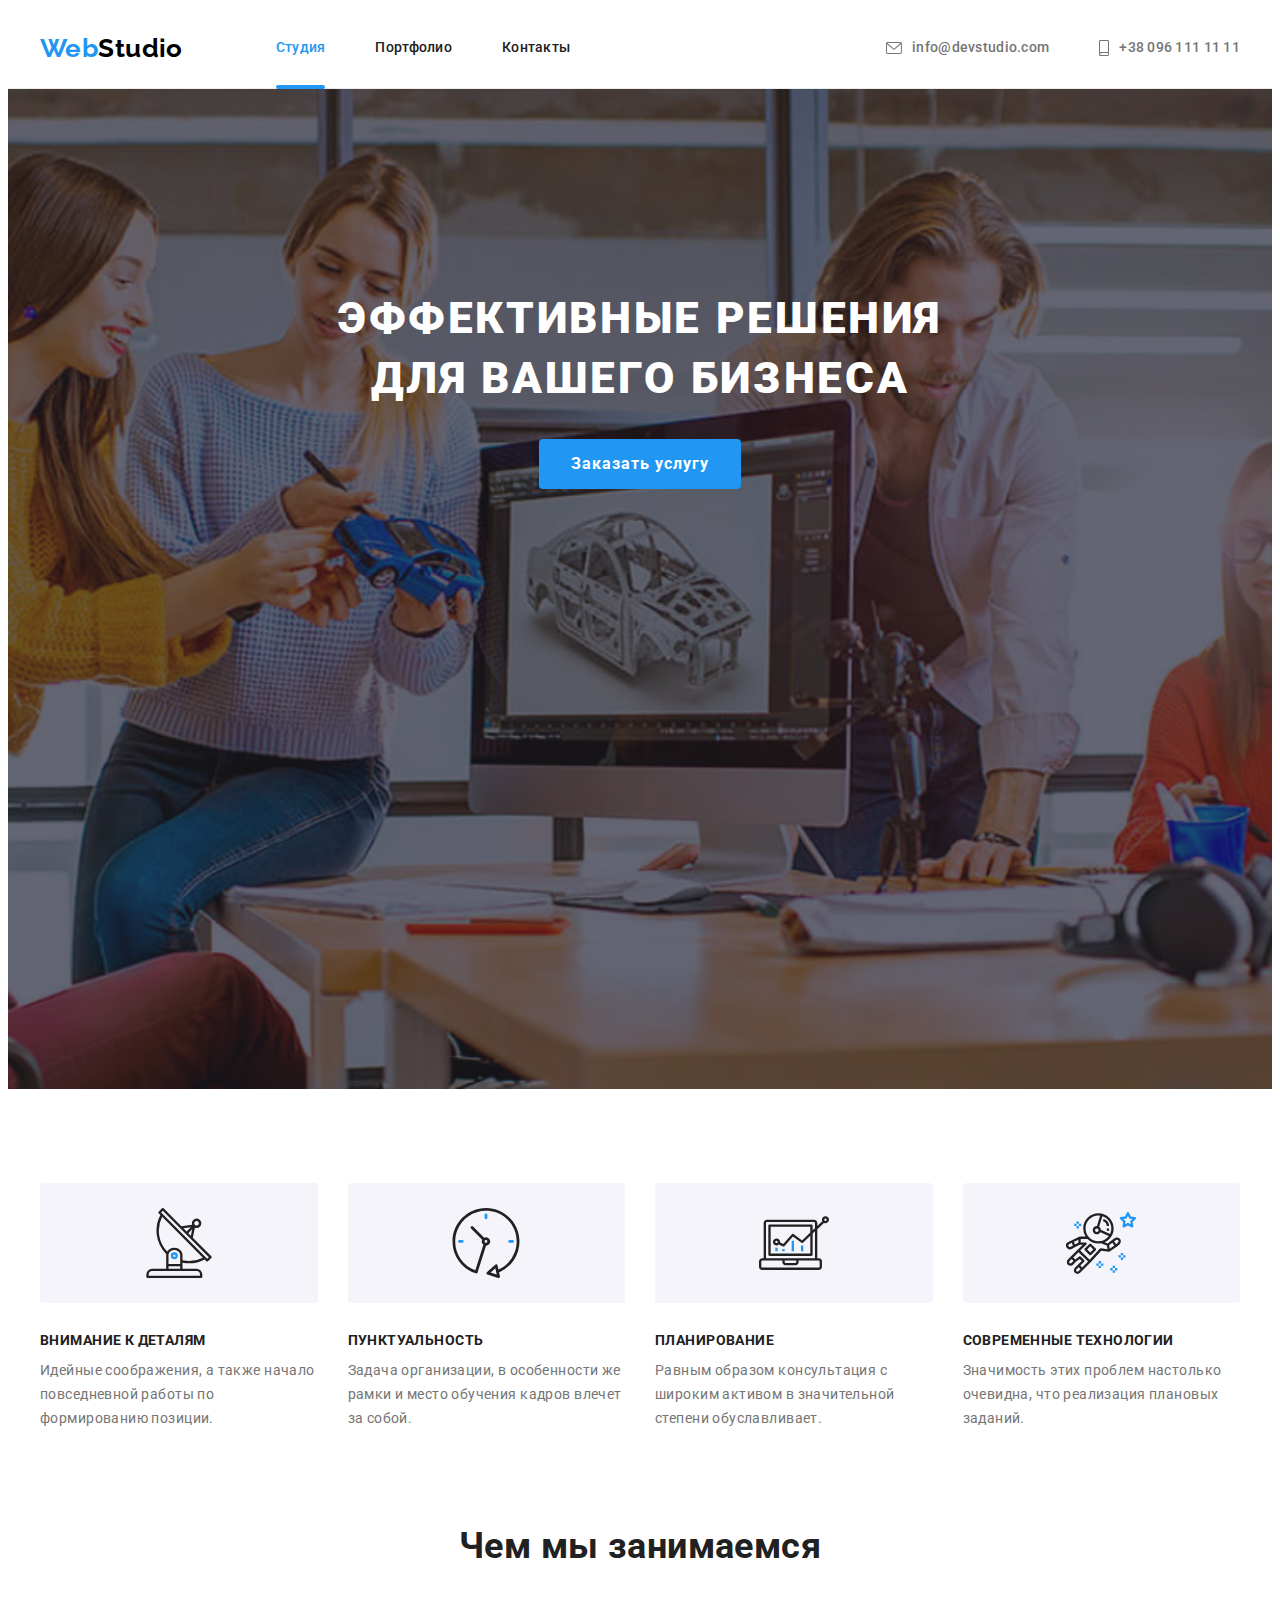
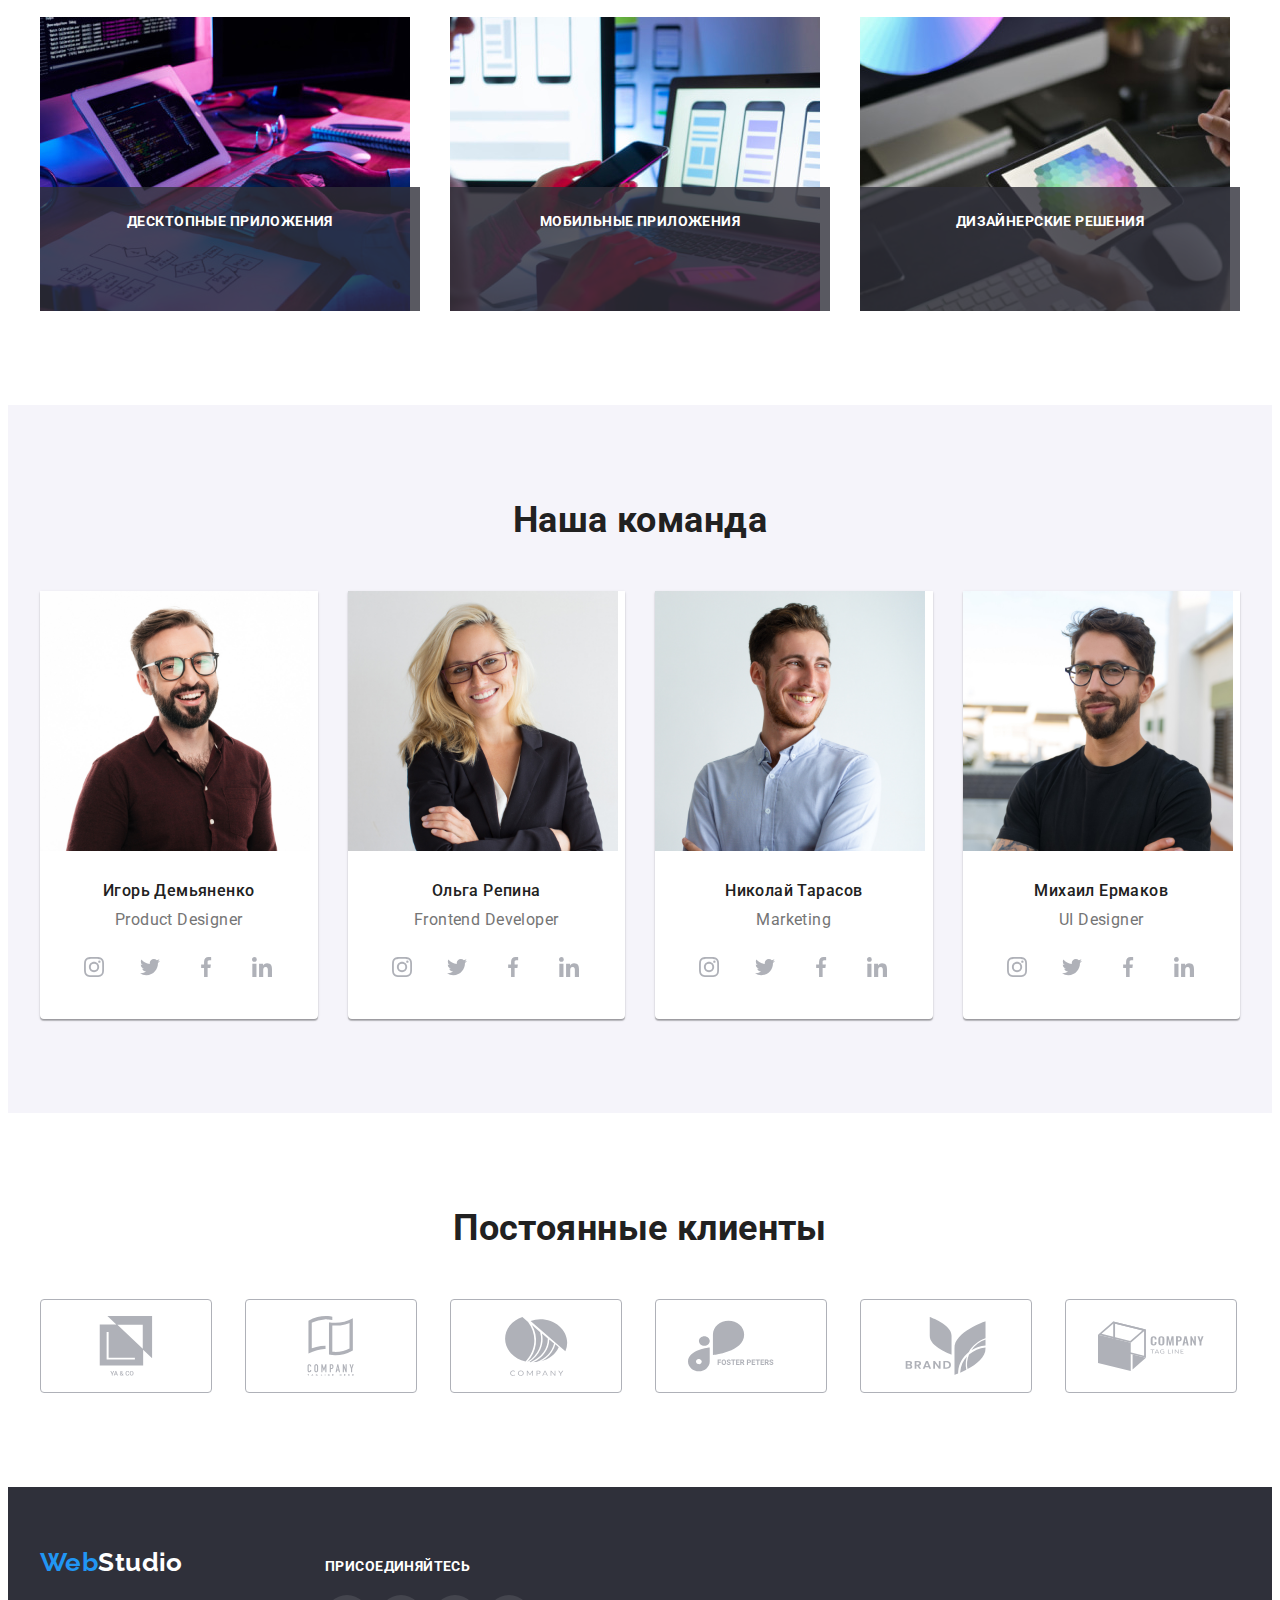
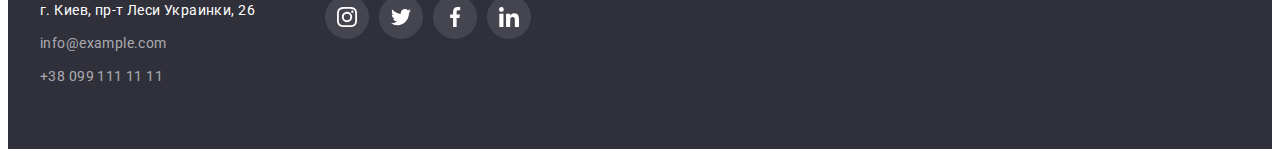
<file: index.html>
<!DOCTYPE html>
<html lang="ru">
<head>
    <meta charset="UTF-8">
    <meta http-equiv="X-UA-Compatible" content="IE=edge">
    <meta name="viewport" content="width=device-width, initial-scale=1.0">
    <title>WebStudio_hw4</title>
    <link rel="preconnect" href="https://fonts.googleapis.com">
    <link rel="preconnect" href="https://fonts.gstatic.com" crossorigin>
    <link href="https://fonts.googleapis.com/css2?family=Raleway:wght@700&family=Roboto:wght@400;500;700;900&display=swap"
        rel="stylesheet">
    <link rel="stylesheet" href="https://cdnjs.cloudflare.com/ajax/libs/modern-normalize/1.1.0/modern-normalize.min.css"
        integrity="sha512-wpPYUAdjBVSE4KJnH1VR1HeZfpl1ub8YT/NKx4PuQ5NmX2tKuGu6U/JRp5y+Y8XG2tV+wKQpNHVUX03MfMFn9Q=="
        crossorigin="anonymous" referrerpolicy="no-referrer" />
    <link rel="stylesheet" href="./css/styles.css">
    
</head>
<body>
    <!-- Хедер-->
    <header class="header">
        <div class="container header-flex-container">
            <!-- Логотип -->
            <a class="logo" href="./index.html"><span class="logo-accent">Web</span>Studio</a>
            <nav class="nav">
                <ul class="nav-list list">
                    <li class="nav-item">
                        <a class="nav-link link current" href="./index.html">Студия</a>
                    </li>
                    <li class="nav-item">
                        <a class="nav-link link" href="./portfolio.html">Портфолио</a>
                    </li>
                    <li class="nav-item">
                        <a class="nav-link link" href="">Контакты</a>
                    </li>
                </ul>
            </nav>
            <ul class="header-contacts-list list">
                <li class="header-contacts-item">
                    <a class="header-contacts-link link" href="mailto:info@devstudio.com">
                        <svg class="contacts-icon" width="16" height="12">
                                <use href="./images/icons.svg#icon-envelope"></use>
                            </svg>
                        info@devstudio.com</a>
                </li>
                <li class="header-contacts-item">
                    <a class="header-contacts-link link" href="tel:+380961111111">
                        <svg class="contacts-icon" width="10" height="16">
                            <use href="./images/icons.svg#icon-smartphone" ></use>
                        </svg>
                        +38 096 111 11 11</a>
                </li>
            </ul>
        </div>
        

    </header>
    <main>
        <!-- Герой -->
        <section class="hero overlay">
                <div class="container">
                    <h1 class="hero-title">Эффективные решения для вашего бизнеса</h1>
                    <button class="hero-btn" type="button" data-modal-open>Заказать услугу</button>
                </div>
        </section>
        <!-- Преимущества -->
        <section class="featurs section">
            <div class="container">
                <h2 class="visually-hidden">Преимущества</h2>
                <ul class="featurs-list list">
                    <li class="featurs-item">
                        <div class="featurs-thumb">
                            <svg class="featurs-icon" width="70" height="70">
                                <use href="./images/icons.svg#icon-antenna"></use>
                            </svg>
                        </div>
                        <h3 class="featurs-title">Внимание к деталям</h3>
                        <p class="featurs-text">Идейные соображения, а также начало повседневной работы по формированию позиции.</p>
                    </li>
                    <li class="featurs-item">
                        <div class="featurs-thumb">
                            <svg class="featurs-icon" width="70" height="70">
                                <use href="./images/icons.svg#icon-clock"></use>
                            </svg>
                        </div>
                        <h3 class="featurs-title">Пунктуальность</h3>
                        <p class="featurs-text">Задача организации, в особенности же рамки и место обучения кадров влечет за собой.</p>
                    </li>
                    <li class="featurs-item">
                        <div class="featurs-thumb">
                            <svg class="featurs-icon" width="70" height="70">
                                <use href="./images/icons.svg#icon-diagram"></use>
                            </svg>
                        </div>
                        <h3 class="featurs-title">Планирование</h3>
                        <p class="featurs-text">Равным образом консультация с широким активом в значительной степени обуславливает.</p>
                    </li>
                    <li class="featurs-item">
                        <div class="featurs-thumb">
                            <svg class="featurs-icon" width="70" height="70">
                                <use href="./images/icons.svg#icon-astronaut"></use>
                            </svg>
                        </div>
                        <h3 class="featurs-title">Современные технологии</h3>
                        <p class="featurs-text">Значимость этих проблем настолько очевидна, что реализация плановых заданий.</p>
                    </li>
                </ul>
            </div>            
        </section>
        <!-- Виды деятельности -->
        <section class="activity section">
            <div class="container">
                <h2 class="title">Чем мы занимаемся</h2>
                <ul class="activity-list list">
                    <li class="activity-item">
                        <img class="activity-pic" src="./images/box-1.jpg" alt="Приложение на компьютере" width=370 height="294">
                        <p class="activity-text">Десктопные приложения</p>                        
                    </li>
                    <li class="activity-item activity-thumb">
                        <img class="activity-pic" src="./images/box-2.jpg" alt="Макеты мобильного приложения на ноутбуке" width=370
                            height="294">
                        <p class="activity-text">Мобильные приложения</p>
                    </li>
                    <li class="activity-item">
                        <img class="activity-pic" src="./images/box-3.jpg" alt="Цветовая палитра на планшете" width=370 height="294">
                        <p class="activity-text">Дизайнерские решения</p>
                    </li>
                </ul>
            </div>            
        </section>
        <!-- Наша команда -->
        <section class="team section">
            <div class="container">
                <h2 class="title">Наша команда</h2>
                <ul class="team-list list">
                    <li class="team-list-item">
                        <img class="team-list-photo" src="./images/demyanenko.jpg" alt="Фото Игорь Демьяненко" width=270 height="260">
                        <div class="team-box">
                            <h3 class="team-list-name">Игорь Демьяненко</h3>
                            <p class="team-list-position" lang="en">Product Designer</p>
                            <ul class="social-list list">
                                <li class="social-item">
                                    <a class="social-link link" href="">
                                        <svg class="social-icon" width=20 height="20">
                                            <use href="./images/icons.svg#icon-instagram"></use>
                                        </svg>
                                    </a>                                    
                                </li>
                                <li class="social-item">
                                    <a class="social-link link" href="">
                                        <svg class="social-icon" width=20 height="20">
                                            <use href="./images/icons.svg#icon-twitter"></use>
                                        </svg>
                                    </a>
                                </li>
                                <li class="social-item">
                                    <a class="social-link link" href="">
                                        <svg class="social-icon" width=20 height="20">
                                            <use href="./images/icons.svg#icon-facebook"></use>
                                        </svg>
                                    </a>
                                </li>
                                <li class="social-item">
                                    <a class="social-link link" href="">
                                        <svg class="social-icon" width=20 height="20">
                                            <use href="./images/icons.svg#icon-linkedin"></use>
                                        </svg>
                                    </a>
                                </li>
                            </ul>                            
                        </div>                        
                    </li>
                    <li class="team-list-item">
                        <img class="team-list-photo" src="./images/repina.jpg" alt="Фото Ольга Репина" width=270 height="260">
                        <div class="team-box">
                            <h3 class="team-list-name">Ольга Репина</h3>
                            <p class="team-list-position" lang="en">Frontend Developer</p>
                            <ul class="social-list list">
                                <li class="social-item">
                                    <a class="social-link link" href="">
                                        <svg class="social-icon" width=20 height="20">
                                            <use href="./images/icons.svg#icon-instagram"></use>
                                        </svg>
                                    </a>
                                </li>
                                <li class="social-item">
                                    <a class="social-link link" href="">
                                        <svg class="social-icon" width=20 height="20">
                                            <use href="./images/icons.svg#icon-twitter"></use>
                                        </svg>
                                    </a>
                                </li>
                                <li class="social-item">
                                    <a class="social-link link" href="">
                                        <svg class="social-icon" width=20 height="20">
                                            <use href="./images/icons.svg#icon-facebook"></use>
                                        </svg>
                                    </a>
                                </li>
                                <li class="social-item">
                                    <a class="social-link link" href="">
                                        <svg class="social-icon" width=20 height="20">
                                            <use href="./images/icons.svg#icon-linkedin"></use>
                                        </svg>
                                    </a>
                                </li>
                            </ul>
                        </div>                        
                    </li>
                    <li class="team-list-item">
                        <img class="team-list-photo" src="./images/tarasov.jpg" alt="Фото Николай Тарасов" width=270 height="260">
                        <div class="team-box">
                            <h3 class="team-list-name">Николай Тарасов</h3>
                            <p class="team-list-position" lang="en">Marketing</p>
                            <ul class="social-list list">
                                <li class="social-item">
                                    <a class="social-link link" href="">
                                        <svg class="social-icon" width=20 height="20">
                                            <use href="./images/icons.svg#icon-instagram"></use>
                                        </svg>
                                    </a>
                                </li>
                                <li class="social-item">
                                    <a class="social-link link" href="">
                                        <svg class="social-icon" width=20 height="20">
                                            <use href="./images/icons.svg#icon-twitter"></use>
                                        </svg>
                                    </a>
                                </li>
                                <li class="social-item">
                                    <a class="social-link link" href="">
                                        <svg class="social-icon" width=20 height="20">
                                            <use href="./images/icons.svg#icon-facebook"></use>
                                        </svg>
                                    </a>
                                </li>
                                <li class="social-item">
                                    <a class="social-link link" href="">
                                        <svg class="social-icon" width=20 height="20">
                                            <use href="./images/icons.svg#icon-linkedin"></use>
                                        </svg>
                                    </a>
                                </li>
                            </ul>
                        </div>                       
                    </li>
                    <li class="team-list-item">
                        <img class="team-list-photo" src="./images/ermakov.jpg" alt="Фото Михаил Ермаков" width=270 height="260">
                        <div class="team-box">
                            <h3 class="team-list-name">Михаил Ермаков</h3>
                            <p class="team-list-position" lang="en">UI Designer</p>
                            <ul class="social-list list">
                                <li class="social-item">
                                    <a class="social-link link" href="">
                                        <svg class="social-icon" width=20 height="20">
                                            <use href="./images/icons.svg#icon-instagram"></use>
                                        </svg>
                                    </a>
                                </li>
                                <li class="social-item">
                                    <a class="social-link link" href="">
                                        <svg class="social-icon" width=20 height="20">
                                            <use href="./images/icons.svg#icon-twitter"></use>
                                        </svg>
                                    </a>
                                </li>
                                <li class="social-item">
                                    <a class="social-link link" href="">
                                        <svg class="social-icon" width=20 height="20">
                                            <use href="./images/icons.svg#icon-facebook"></use>
                                        </svg>
                                    </a>
                                </li>
                                <li class="social-item">
                                    <a class="social-link link" href="">
                                        <svg class="social-icon" width=20 height="20">
                                            <use href="./images/icons.svg#icon-linkedin"></use>
                                        </svg>
                                    </a>
                                </li>
                            </ul>
                        </div>
                       
                    </li>
                </ul>
            </div>
            
        </section>
        <!-- Клиенты -->
        <section class="clients section">
            <div class="container">
                <h2 class="title">Постоянные клиенты</h2>
                <ul class="clients-list list">
                    <li class="clients-item">
                        <a class="clients-link link" href="">
                            <svg class="clients-icon" width=106 height="60">
                                <use href="./images/icons.svg#icon-client-1" ></use>
                            </svg>
                        </a>
                    </li>
                    <li class="clients-item">
                        <a class="clients-link link" href="">
                            <svg class="clients-icon" width=106 height="60">
                                <use href="./images/icons.svg#icon-client-2"></use>
                            </svg>
                        </a>
                    </li>
                    <li class="clients-item">
                        <a class="clients-link link" href="">
                            <svg class="clients-icon" width=106 height="60">
                                <use href="./images/icons.svg#icon-client-3"></use>
                            </svg>
                        </a>
                    </li>
                    <li class="clients-item">
                        <a class="clients-link link" href="">
                            <svg class="clients-icon" width=106 height="60">
                                <use href="./images/icons.svg#icon-client-4"></use>
                            </svg>
                        </a>
                    </li>
                    <li class="clients-item">
                        <a class="clients-link link" href="">
                            <svg class="clients-icon" width=106 height="60">
                                <use href="./images/icons.svg#icon-client-5"></use>
                            </svg>
                        </a>
                    </li>
                    <li class="clients-item">
                        <a class="clients-link link" href="">
                            <svg class="clients-icon" width=106 height="60">
                                <use href="./images/icons.svg#icon-client-6"></use>
                            </svg>
                        </a>
                    </li>
                </ul>
                
            </div>
        </section>
    </main>
    <!-- Футер -->
    <footer class="footer">
        <div class="container footer-thumb">
            <div>
                <a class="logo link" href="./index.html"><span class="logo-accent">Web</span><span class="logo-light">Studio</span> </a>
                <address class="address">
                    г. Киев, пр-т Леси Украинки, 26
                    <ul class="footer-contacts-list list">
                        <li class="footer-contacts-item">
                            <a class="footer-contacts-link link" href="mailto:info@example.com">info@example.com</a>
                        </li>
                        <li class="footer-contacts-item">
                            <a class="footer-contacts-link link" href="tel:+380991111111">+38 099 111 11 11</a>
                        </li>
                    </ul>
                </address>
            </div>
            <div class="footer-social-item">
                <h2 class="footer-title"> присоединяйтесь</h2>
                <ul class="social-list list">                                      
                    <li class="foot-social-item">
                        <a class="footer-social-link link" href="">
                            <svg class="social-icon" width=20 height="20">
                                <use href="./images/icons.svg#icon-instagram"></use>
                            </svg>
                        </a>                                    
                    </li>
                    <li class="foot-social-item">
                        <a class="footer-social-link link" href="">
                            <svg class="social-icon" width=20 height="20">
                                <use href="./images/icons.svg#icon-twitter"></use>
                            </svg>
                        </a>
                    </li>
                    <li class="foot-social-item">
                        <a class="footer-social-link link" href="">
                            <svg class="social-icon" width=20 height="20">
                                <use href="./images/icons.svg#icon-facebook"></use>
                            </svg>
                        </a>
                    </li>
                    <li class="foot-social-item">
                        <a class="footer-social-link link" href="">
                            <svg class="social-icon"width=20 height="20">
                                <use href="./images/icons.svg#icon-linkedin"></use>
                            </svg>
                        </a>
                    </li>
                </ul>  
            </div>
        </div>        
    </footer>
    <div class="backdrop is-hidden" data-modal>
        <div class="modal">
            <button class="modal-btn" data-modal-close>
                <svg class="close" width="18" height="18">
                    <use href="./images/icons.svg#icon-close"></use>
                </svg>
            </button>
        </div>

    </div>
    <script src="./js/modal.js"></script>
</body>
</html>
</file>
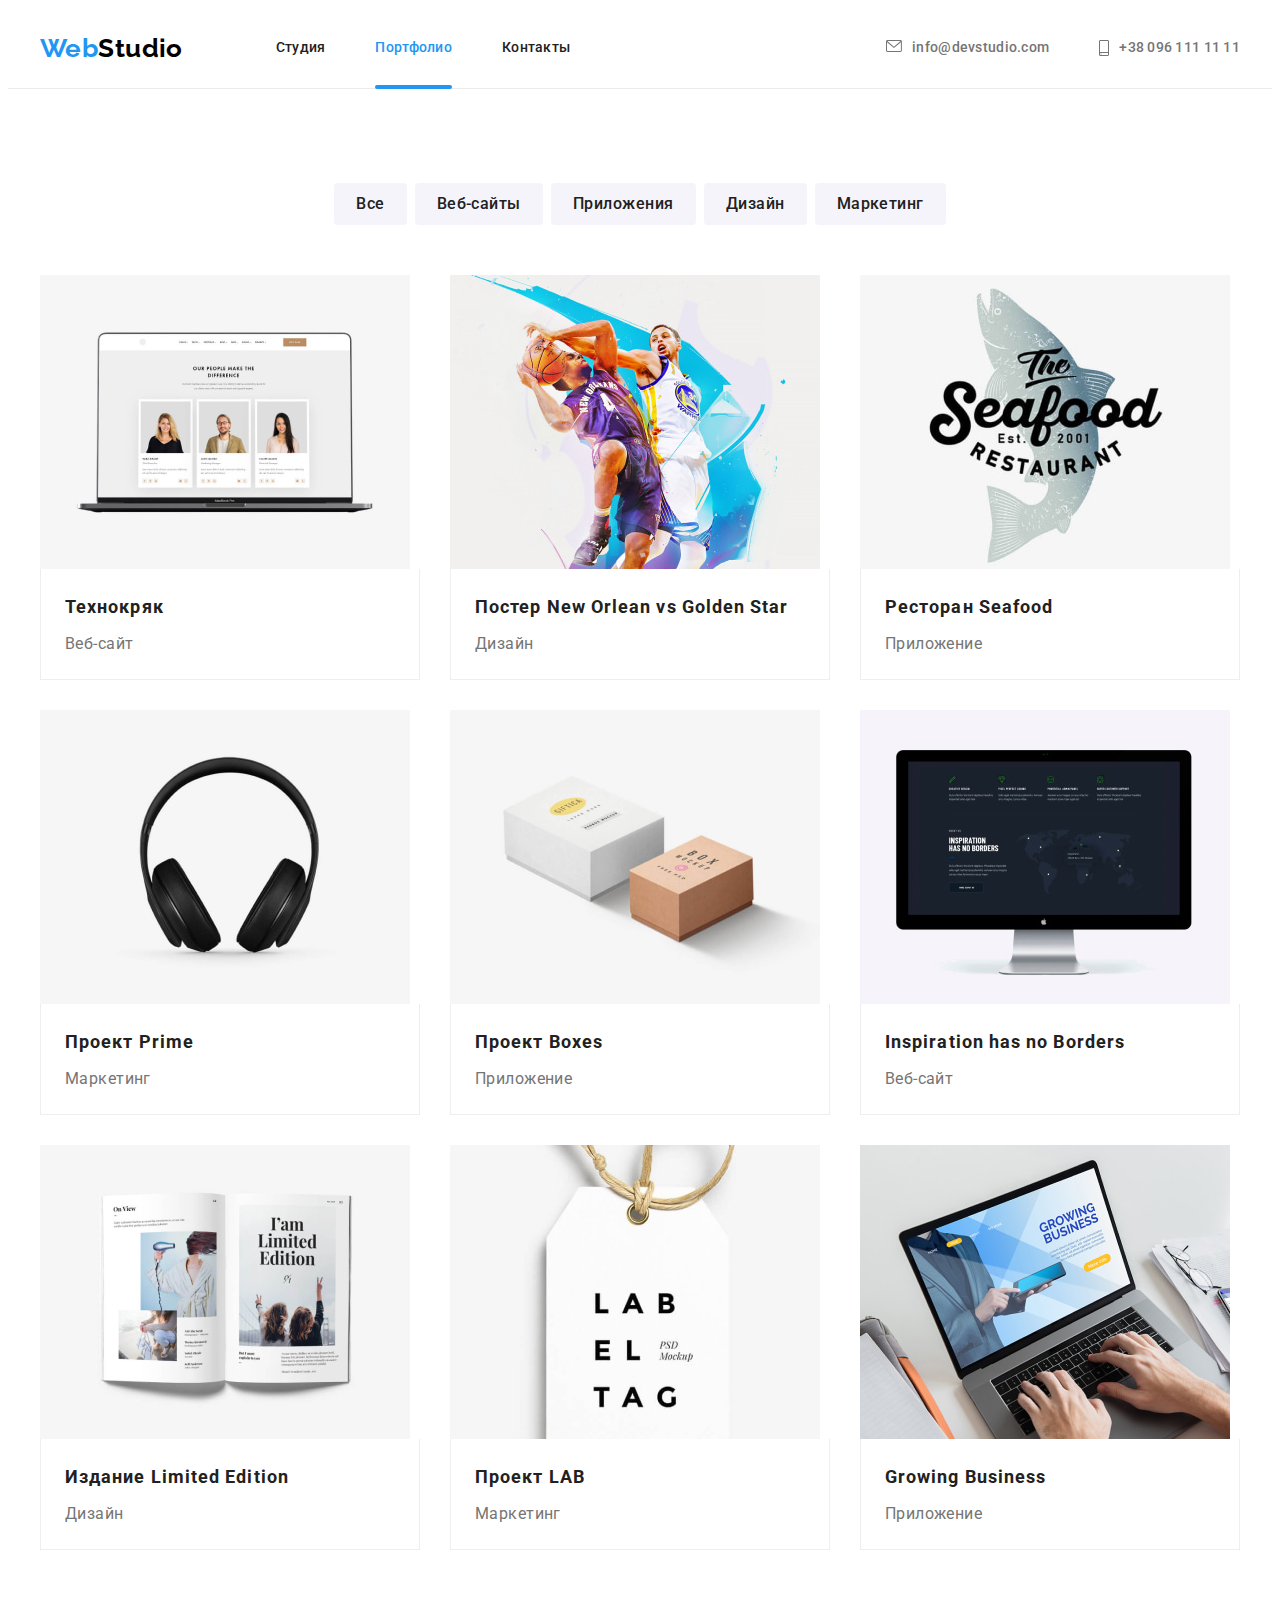
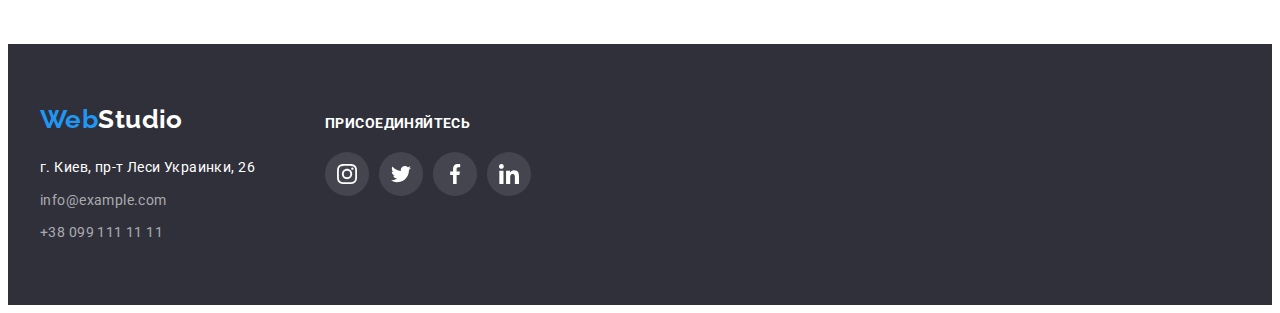
<file: portfolio.html>
<!DOCTYPE html>
<html lang="ru">

<head>
    <meta charset="UTF-8">
    <meta http-equiv="X-UA-Compatible" content="IE=edge">
    <meta name="viewport" content="width=device-width, initial-scale=1.0">
    <title>WebStudio_hw4</title>
    <link rel="preconnect" href="https://fonts.googleapis.com">
    <link rel="preconnect" href="https://fonts.gstatic.com" crossorigin>
    <link
        href="https://fonts.googleapis.com/css2?family=Raleway:wght@700&family=Roboto:wght@400;500;700;900&display=swap"
        rel="stylesheet">
    <link rel="stylesheet" href="https://cdnjs.cloudflare.com/ajax/libs/modern-normalize/1.1.0/modern-normalize.min.css"
        integrity="sha512-wpPYUAdjBVSE4KJnH1VR1HeZfpl1ub8YT/NKx4PuQ5NmX2tKuGu6U/JRp5y+Y8XG2tV+wKQpNHVUX03MfMFn9Q=="
        crossorigin="anonymous" referrerpolicy="no-referrer" />
    <link rel="stylesheet" href="./css/styles.css">

</head>

<body>
    <!-- Хедер-->
    <header class="header">
        <div class="container header-flex-container">
            <!-- Логотип -->
            <a class="logo" href="./index.html"><span class="logo-accent">Web</span>Studio</a>
            <nav class="nav">
                <ul class="nav-list list">
                    <li class="nav-item">
                        <a class="nav-link link" href="./index.html">Студия</a>
                    </li>
                    <li class="nav-item">
                        <a class="nav-link link current" href="./portfolio.html">Портфолио</a>
                    </li>
                    <li class="nav-item">
                        <a class="nav-link link" href="">Контакты</a>
                    </li>
                </ul>
            </nav>
            <ul class="header-contacts-list list">
                <li class="header-contacts-item">
                    <a class="header-contacts-link link" href="mailto:info@devstudio.com">
                        <div>
                            <svg class="contacts-icon" width="16" height="12">
                                <use href="./images/icons.svg#icon-envelope"></use>
                            </svg>
                        </div>
            
                        info@devstudio.com
                    </a>
                </li>
                <li class="header-contacts-item">
                    <a class="header-contacts-link link" href="tel:+380961111111">
                        <svg class="contacts-icon" width="10" height="16">
                            <use href="./images/icons.svg#icon-smartphone"></use>
                        </svg>
                        +38 096 111 11 11</a>
                </li>
            </ul>
        </div>
    
    
    </header>
    <main>
        <section class="projects section">
            <div class="container">
                <h1 hidden>Наши проекты</h1>
                <ul class="filter-list list">
                    <li class="filter-item"><button class="filter-btn" type="button">Все</button></li>
                    <li class="filter-item"><button class="filter-btn" type="button">Веб-сайты</button></li>
                    <li class="filter-item"><button class="filter-btn" type="button">Приложения</button></li>
                    <li class="filter-item"><button class="filter-btn" type="button">Дизайн</button></li>
                    <li class="filter-item"><button class="filter-btn" type="button">Маркетинг</button></li>
                </ul>
                
                <ul class="projects-list list">
                    <li class="projects-item">
                        <a class="projects-link link" href="">
                            <div class="project-thumb">
                                <img class="projects-pic" src="./images/portfolio/project-1.jpg" alt="ноутбук с загруженой страницей сайта компании"
                                    width="370">
                                <p class="project-discription">
                                    Ресурс предлагает комплексные предложения с разным уровнем функционала и сервисов. Все это позволит посетителю
                                    получить
                                    исчерпывающие сведения о компании или частном лице.
                                </p>
                            </div>                            
                            <div class="project-content">
                                <h2 class="projects-title">
                                    Технокряк
                                </h2>
                                <p class="projects-text">
                                    Веб-сайт
                                </p>
                            </div>
                        </a>
                    </li>
                    <li class="projects-item">
                        <a class="projects-link" href="">
                            <div class="project-thumb">
                                <img class="projects-pic" src="./images/portfolio/project-2.jpg" alt="борьба баскетболистов за мяч" width="370">
                                <p class="project-discription">
                                    Ресурс предлагает комплексные предложения с разным уровнем функционала и сервисов. Все это позволит посетителю
                                    получить
                                    исчерпывающие сведения о компании или частном лице.
                                </p>
                            </div>                            
                            <div class="project-content">
                                <h2 class="projects-title">
                                    Постер New Orlean vs Golden Star
                                </h2>
                                <p class="projects-text">
                                    Дизайн
                                </p>
                            </div>
                
                        </a>
                    </li>
                    <li class="projects-item">
                        <a class="projects-link" href="">
                            <div class="project-thumb">
                                <img class="projects-pic" src="./images/portfolio/project-3.jpg" alt="логотип ресторана" width="370">
                                <p class="project-discription">
                                    Ресурс предлагает комплексные предложения с разным уровнем функционала и сервисов. Все это позволит посетителю
                                    получить
                                    исчерпывающие сведения о компании или частном лице.
                                </p>
                            </div>                            
                            <div class="project-content">
                                <h2 class="projects-title">
                                    Ресторан Seafood
                                </h2>
                                <p class="projects-text">
                                    Приложение
                                </p>
                            </div>
                        </a>
                    </li>
                    <li class="projects-item">
                        <a class="projects-link" href="">
                            <div class="project-thumb">
                                <img class="projects-pic" src="./images/portfolio/project-4.jpg" alt="черные наушники" width="370">
                                <p class="project-discription">
                                    Ресурс предлагает комплексные предложения с разным уровнем функционала и сервисов. Все это позволит посетителю
                                    получить
                                    исчерпывающие сведения о компании или частном лице.
                                </p>
                            </div>                            
                            <div class="project-content">
                                <h2 class="projects-title">
                                    Проект Prime
                                </h2>
                                <p class="projects-text">
                                    Маркетинг
                                </p>
                            </div>
                        </a>
                    </li>
                    <li class="projects-item">
                        <a class="projects-link" href="">
                            <div class="project-thumb">
                                <img class="projects-pic" src="./images/portfolio/project-5.jpg" alt="две коробочки" width="370">
                                <p class="project-discription">
                                    Ресурс предлагает комплексные предложения с разным уровнем функционала и сервисов. Все это позволит посетителю
                                    получить
                                    исчерпывающие сведения о компании или частном лице.
                                </p>
                            </div>                            
                            <div class="project-content">
                                <h2 class="projects-title">
                                    Проект Boxes
                                </h2>
                                <p class="projects-text">
                                    Приложение
                                </p>
                            </div>
                        </a>
                    </li>
                    <li class="projects-item">
                        <a class="projects-link" href="">
                            <div class="project-thumb">
                                <img class="projects-pic" src="./images/portfolio/project-6.jpg" alt="компьютер со страницей сайта" width="370">
                                <p class="project-discription">
                                    Ресурс предлагает комплексные предложения с разным уровнем функционала и сервисов. Все это позволит посетителю
                                    получить
                                    исчерпывающие сведения о компании или частном лице.
                                </p>
                            </div>                            
                            <div class="project-content">
                                <h2 class="projects-title">
                                    Inspiration has no Borders
                                </h2>
                                <p class="projects-text">
                                    Веб-сайт
                                </p>
                            </div>
                        </a>
                    </li>
                    <li class="projects-item">
                        <a class="projects-link" href="">
                            <div class="project-thumb">
                                <img class="projects-pic" src="./images/portfolio/project-7.jpg" alt="разворот книги с иллюстрациями" width="370">
                                <p class="project-discription">
                                    Ресурс предлагает комплексные предложения с разным уровнем функционала и сервисов. Все это позволит посетителю
                                    получить
                                    исчерпывающие сведения о компании или частном лице.
                                </p>
                            </div>                           
                            <div class="project-content">
                                <h2 class="projects-title">
                                    Издание Limited Edition
                                </h2>
                                <p class="projects-text">
                                    Дизайн
                                </p>
                            </div>
                        </a>
                    </li>
                    <li class="projects-item">
                        <a class="projects-link" href="">
                            <div class="project-thumb">
                                <img class="projects-pic" src="./images/portfolio/project-8.jpg" alt="этикетка с логотипом компании" width="370">
                                <p class="project-discription">
                                    Ресурс предлагает комплексные предложения с разным уровнем функционала и сервисов. Все это позволит посетителю
                                    получить
                                    исчерпывающие сведения о компании или частном лице.
                                </p>
                            </div>                            
                            <div class="project-content">
                                <h2 class="projects-title">
                                    Проект LAB
                                </h2>
                                <p class="projects-text">
                                    Маркетинг
                                </p>
                            </div>
                
                        </a>
                    </li>
                    <li class="projects-item">
                        <a class="projects-link" href="">
                            <div class="project-thumb">
                                <img class="projects-pic" src="./images/portfolio/project-9.jpg" alt="ноутбук со страницей сайта компании" width="370">
                                <p class="project-discription">
                                    Ресурс предлагает комплексные предложения с разным уровнем функционала и сервисов. Все это позволит посетителю
                                    получить
                                    исчерпывающие сведения о компании или частном лице.
                                </p>
                            </div>                            
                            <div class="project-content">
                                <h2 class="projects-title">
                                    Growing Business
                                </h2>
                                <p class="projects-text">
                                    Приложение
                                </p>
                            </div>
                        </a>
                    </li>
                </ul>
            </div>
            
        </section>

    </main>
    <!-- Футер -->
    <footer class="footer">
        <div class="container footer-thumb">
            <div>
                <a class="logo link" href="./index.html"><span class="logo-accent">Web</span><span
                        class="logo-light">Studio</span> </a>
                <address class="address">
                    г. Киев, пр-т Леси Украинки, 26
                    <ul class="footer-contacts-list list">
                        <li class="footer-contacts-item">
                            <a class="footer-contacts-link link" href="mailto:info@example.com">info@example.com</a>
                        </li>
                        <li class="footer-contacts-item">
                            <a class="footer-contacts-link link" href="tel:+380991111111">+38 099 111 11 11</a>
                        </li>
                    </ul>
                </address>
            </div>
            <div class="footer-social-item">
                <h2 class="footer-title"> присоединяйтесь</h2>
                <ul class="social-list list">
                    <li class="foot-social-item">
                        <a class="footer-social-link link" href="">
                            <svg class="social-icon" width=20 height="20">
                                <use href="./images/icons.svg#icon-instagram"></use>
                            </svg>
                        </a>
                    </li>
                    <li class="foot-social-item">
                        <a class="footer-social-link link" href="">
                            <svg class="social-icon" width=20 height="20">
                                <use href="./images/icons.svg#icon-twitter"></use>
                            </svg>
                        </a>
                    </li>
                    <li class="foot-social-item">
                        <a class="footer-social-link link" href="">
                            <svg class="social-icon" width=20 height="20">
                                <use href="./images/icons.svg#icon-facebook"></use>
                            </svg>
                        </a>
                    </li>
                    <li class="foot-social-item">
                        <a class="footer-social-link link" href="">
                            <svg class="social-icon" width=20 height="20">
                                <use href="./images/icons.svg#icon-linkedin"></use>
                            </svg>
                        </a>
                    </li>
                </ul>
            </div>
        </div>
    </footer>
</body>

</html>
</file>
<file: css/styles.css>
/* heder colors
text h #212121
text hover #2196F3
contacts #757575

/* hero colors */
/* text -#FFFFFF
button-hover: #188CE8
button-#2196F3
bg-#2F303A
bg team #F5F4FA */

/* footer colors */
/* contacts rgba(255,255,255,0.6)
bg #2F303A */

/* font-family: 'Raleway', sans-serif;
font-family: 'Roboto', sans-serif; */

:root {
  --primery-text-color: #757575;
  --secondary-text-color: #212121;
  --light-color: #ffffff;
  --style-text-color: rgba(255, 255, 255, 0.6);
  --accent-color: #2196f3;
  --btn-hover: #188ce8;
  --primery-bg-color: #e5e5e5;
  --secondary-bg-color: #f5f4fa;
  --dark-bg-color: #2f303a;
  --anim: 250ms cubic-bezier(0.4, 0, 0.2, 1);
}

body {
  font-family: 'Roboto', sans-serif;
  font-size: 14px;
  line-height: 1.71;
  letter-spacing: 0.03em;
}

/* Общие стили */
.link {
  text-decoration: none;
  transition: color var(--anim);
}

.link:hover,
.link:focus {
  color: var(--accent-color);
  cursor: pointer;
}

.list {
  list-style: none;
}

.section {
  padding-top: 94px;
  padding-bottom: 94px;
}

/* Контейнеры */
.container {
  width: 1200px;
  padding-left: 15px;
  padding-right: 15px;
  margin-left: auto;
  margin-right: auto;
}

/* Сброс */
h1,
h2,
h3,
h4,
h5,
h6,
p {
  margin-top: 0;
  margin-bottom: 0;
}

ul {
  padding-left: 0;
  margin-top: 0;
  margin-bottom: 0;
}

/* Хедер */

.header {
  background-color: var(--light-color);
  border-bottom: 1px solid #ececec;
}

.header-flex-container {
  display: flex;
  align-items: center;
}

.logo {
  color: #000000;
  font-family: Raleway;
  font-weight: 700;
  font-size: 26px;
  line-height: 1.19;
  text-decoration: none;
}

.logo-accent {
  color: var(--accent-color);
}

.nav-link.current {
  color: var(--accent-color);
}

.nav {
  margin-left: 93px;
}

.nav-list {
  display: flex;
  align-items: center;
}

.nav-item:not(:last-child) {
  margin-right: 50px;
}

.nav-item,
.header-contacts-list {
  font-weight: 500;
  font-size: 14px;
  line-height: 1.14;
  letter-spacing: 0.02em;
}

.nav-link {
  display: block;
  padding-top: 32px;
  padding-bottom: 32px;

  color: var(--secondary-text-color);
}

.current {
  position: relative;
}

.current::after {
  content: '';

  position: absolute;
  left: 0;
  bottom: -1px;

  display: block;
  width: 100%;
  height: 4px;

  background: #2196f3;
  border-radius: 2px;
}

/* .nav-item > a {
  display: block;
  padding-top: 32px;
  padding-bottom: 32px;

  color: var(--secondary-text-color);
} */

.header-contacts-list {
  display: flex;
  align-items: center;
  margin-left: auto;
}

.header-contacts-item:not(:last-child) {
  margin-right: 50px;
}

.header-contacts-link {
  max-height: 80px;
  display: flex;
  align-items: center;
  padding-top: 32px;
  padding-bottom: 32px;

  color: var(--primery-text-color);
  transition: color var(--anim);
}

.contacts-icon {
  margin-right: 10px;
  fill: currentColor;
}

/* Герой */
.hero {
  padding-top: 200px;
  padding-bottom: 200px;

  text-align: center;
}

.overlay {
  height: 600px;
  max-width: 1600px;
  margin-right: auto;
  margin-left: auto;
  background-color: #c4c4c4;
  background-image: linear-gradient(to right, rgba(47, 48, 58, 0.4), rgba(47, 48, 58, 0.4)),
    url('../images/hero.jpg');
  background-repeat: no-repeat;
  background-size: cover;
  background-position: center;
}

.hero-title {
  font-display: inline-block;
  margin-right: auto;
  margin-left: auto;
  margin-bottom: 30px;
  width: 696px;

  color: var(--light-color);
  font-weight: 900;
  font-size: 44px;
  line-height: 1.36;
  letter-spacing: 0.06em;
  text-transform: uppercase;
}

.hero-btn {
  padding: 10px 32px;
  max-width: 300px;

  color: var(--light-color);
  background: var(--accent-color);

  font-family: inherit;
  font-weight: 700;
  font-size: 16px;
  line-height: 1.87;
  align-items: center;
  text-align: center;
  letter-spacing: 0.06em;

  border: 0px;
  border-radius: 4px;
  transition: background-color var(--anim);
}

.hero-btn:hover,
.hero-btn:focus {
  background-color: var(--btn-hover);
  cursor: pointer;
}

/* Преимущества */

.visually-hidden {
  position: absolute;
  white-space: nowrap;
  width: 1px;
  height: 1px;
  overflow: hidden;
  border: 0;
  padding: 0;
  clip: rect(0 0 0 0);
  clip-path: inset(50%);
  margin: -1px;
}

.featurs-title {
  margin-bottom: 10px;

  color: var(--secondary-text-color);

  font-size: 14px;
  line-height: 1.14;
  text-transform: uppercase;
}

.featurs-list {
  display: flex;
  margin-left: -30px;
}

.featurs-list > .featurs-item {
  margin-left: 30px;
  flex-basis: calc(100% / 4 - 30px);
}

.featurs-thumb {
  display: flex;
  align-items: center;
  justify-content: center;
  height: 120px;
  background: #f5f4fa;
  border-radius: 4px;
  margin-bottom: 30px;
}

.featurs-text {
  color: var(--primery-text-color);
}

/* Виды деятельности */
.activity.section {
  padding-top: 0;
}

.activity-list {
  display: flex;
  margin-left: -30px;
}

.activity-list > .activity-item {
  margin-left: 30px;
  flex-basis: calc(100% / 3 - 30px);
}

.activity-item {
  position: relative;
}

.activity-pic {
  display: block;
}

.activity-text {
  position: absolute;
  width: 100%;
  height: 70px;
  left: 0;
  bottom: 0;
  background-color: rgba(47, 48, 58, 0.8);

  display: block;
  padding-top: 27px;
  padding-bottom: 27px;

  font-weight: 700;
  line-height: 1.14;
  text-align: center;
  text-transform: uppercase;
  color: var(--light-color);
}

/* Команда */

.title {
  margin-bottom: 50px;

  color: var(--secondary-text-color);

  font-size: 36px;
  line-height: 1.17;
  text-align: center;
}

.team {
  background-color: var(--secondary-bg-color);
}

.team-list {
  display: flex;
  align-items: center;
  margin-left: -30px;
}

.team-box {
  padding-top: 30px;
  padding-bottom: 30px;
  padding-right: 32px;
  padding-left: 32px;
}

.team-list > .team-list-item {
  margin-left: 30px;
  flex-basis: calc(100% / 4 - 30px);

  background-color: var(--light-color);

  box-shadow: 0px 1px 3px rgba(0, 0, 0, 0.12), 0px 1px 1px rgba(0, 0, 0, 0.14),
    0px 2px 1px rgba(0, 0, 0, 0.2);
  border-radius: 0px 0px 4px 4px;
}

.team-list-photo {
  display: block;
  /* margin-bottom: 30px; */
}

.team-list-name {
  margin-bottom: 10px;
  font-weight: 500;
  font-size: 16px;
  line-height: 1.19;
  text-align: center;
  color: var(--secondary-text-color);
}

.team-list-position {
  font-size: 16px;
  line-height: 1.19;
  text-align: center;
  color: var(--primery-text-color);
}

.social-list {
  display: flex;
  align-items: center;
  margin-top: 16px;
  margin-left: -10px;
}

.social-item {
  margin-left: 10px;
  flex-basis: calc(100% / 4 - 10px);
}

.social-link {
  display: flex;
  align-items: center;
  justify-content: center;
  width: 44px;
  height: 44px;
  border-radius: 50%;
  transition: background-color var(--anim);
}

.social-icon {
  fill: #afb1b8;
  transition: fill var(--anim);
}

.social-link:hover,
.social-link:focus {
  background-color: var(--accent-color);
}

.social-link:hover .social-icon,
.social-link:focus .social-icon {
  fill: var(--light-color);
}

/* Клиенты */

.clients-list {
  display: flex;
  margin-left: -30px;
}

.clients-item {
  margin-left: 30px;
  flex-basis: calc(100% / 6 - 30px);
  color: #afb1b8;
}

.clients-link {
  display: flex;
  align-items: center;
  justify-content: center;
  width: 170px;
  height: 92px;

  border: 1px solid #afb1b8;
  border-radius: 4px;
  transition: border var(--anim);
}

.clients-icon {
  fill: #afb1b8;
  transition: fill var(--anim);
}

.clients-link:hover,
.clients-link:focus {
  border: 1px solid var(--accent-color);
}

.clients-link:hover .clients-icon,
.clients-link:focus .clients-icon {
  fill: var(--accent-color);
}

/* Футер */
.footer {
  background-color: var(--dark-bg-color);
  padding-top: 60px;
  padding-bottom: 60px;
}

.logo-light {
  color: var(--light-color);
}

/* Адресс */
address.address {
  margin-top: 20px;
  color: var(--light-color);
  font-style: normal;
  text-decoration: none;
}

.footer-contacts-list {
  margin-top: 9px;
}

.footer-contacts-item:not(:last-child) {
  margin-bottom: 9px;
}

.footer-contacts-link {
  color: var(--style-text-color);
}

/* Присоединяйтесь */

.footer-thumb {
  display: flex;
  align-items: baseline;
}

.footer-social-item {
  margin-left: 70px;
}

.footer-title {
  margin-bottom: 20px;
  font-size: inherit;
  font-weight: 700;
  line-height: 1.14;
  text-transform: uppercase;

  color: #ffffff;
}

.footer-social-item .social-list {
  margin: 0;
}

.foot-social-item:not(:last-child) {
  margin-right: 10px;
}

.footer-social-link {
  display: flex;
  align-items: center;
  justify-content: center;
  width: 44px;
  height: 44px;

  background: rgba(255, 255, 255, 0.1);
  border-radius: 50%;
  transition: background-color var(--anim);
}

.footer-social-link:hover,
.footer-social-link:focus {
  background-color: var(--accent-color);
}

.footer-social-item .social-icon {
  fill: var(--light-color);
}

/* Модальное окно */

.backdrop {
  position: fixed;
  top: 0;
  left: 0;

  width: 100vw;
  height: 100vh;

  background-color: rgba(0, 0, 0, 0.2);
  transition: opacity var(--anim), visibility var(--anim);
}

.backdrop.is-hidden {
  opacity: 0;
  pointer-events: none;
  visibility: hidden;
}

.modal {
  position: absolute;
  top: 50%;
  left: 50%;
  transform: translate(-50%, -50%);

  min-width: 400px;
  min-height: 400px;
  background-color: var(--light-color);
  box-shadow: 0px 1px 3px rgba(0, 0, 0, 0.12), 0px 1px 1px rgba(0, 0, 0, 0.14),
    0px 2px 1px rgba(0, 0, 0, 0.2);
  border-radius: 4px;
}

.modal-btn {
  position: absolute;
  top: 8px;
  right: 8px;

  display: flex;
  justify-content: center;
  align-items: center;
  padding: 0;
  width: 30px;
  height: 30px;
  background-color: #ffffff;
  border: 1px solid rgba(0, 0, 0, 0.1);
  border-radius: 50%;
}

/* Портфолио */

/* Фильтр */

.filter-list {
  display: flex;
  justify-content: center;
  align-items: center;
  margin-bottom: 50px;
}

.filter-item {
}

.filter-item:not(:last-child) {
  margin-right: 8px;
}

.filter-btn {
  padding: 8px 22px;

  font-family: inherit;
  font-weight: 500;
  font-size: 16px;
  line-height: 1.62;
  text-align: center;
  letter-spacing: 0.03em;
  color: var(--secondary-text-color);

  background-color: var(--secondary-bg-color);
  border: 0px;
  border-radius: 4px;
  transition: background-color var(--anim), color var(--anim), box-shadow var(--anim);
}
.filter-btn:hover,
.filter-btn:focus {
  background-color: var(--accent-color);
  color: var(--light-color);
  cursor: pointer;
  box-shadow: 0px 3px 1px rgba(0, 0, 0, 0.1), 0px 1px 2px rgba(0, 0, 0, 0.08),
    0px 2px 2px rgba(0, 0, 0, 0.12);
}

/* Проекты */
.projects-list {
  display: flex;
  flex-wrap: wrap;
  align-items: center;
  margin-top: -30px;
  margin-left: -30px;
}

.projects-list > .projects-item {
  background-color: var(--light-color);
  margin-left: 30px;
  margin-top: 30px;
  flex-basis: calc(100% / 3 - 30px);
}

.projects-link:hover,
.projects-link:focus {
  box-shadow: 0px 1px 1px rgba(0, 0, 0, 0.12), 0px 4px 4px rgba(0, 0, 0, 0.06),
    1px 4px 6px rgba(0, 0, 0, 0.16);
}

.project-content {
  padding: 20px 24px;
  border-right: 1px solid #eeeeee;
  border-bottom: 1px solid #eeeeee;
  border-left: 1px solid #eeeeee;
}

.projects-link {
  display: block;
  text-decoration: none;
  transition: box-shadow var(--anim);
}

.project-thumb {
  position: relative;
  overflow: hidden;
}

.projects-pic {
  display: block;
  max-width: 100%;
  height: auto;
}

.project-discription {
  position: absolute;
  width: 100%;
  height: 100%;
  top: 0;
  left: 0;
  transform: translateY(100%);
  transition: transform var(--anim);

  display: block;
  padding: 63px 24px;

  font-size: 18px;
  line-height: 1.56;
  color: var(--light-color);

  background-color: rgba(33, 150, 243, 0.9);
}

.projects-link:hover .project-discription,
.projects-link:focus .project-discription {
  transform: translateY(0%);
}

.projects-title {
  margin-bottom: 4px;
  font-size: 18px;
  line-height: 2;
  letter-spacing: 0.06em;
  color: var(--secondary-text-color);
}

.projects-text {
  font-size: 16px;
  line-height: 1.87;
  color: var(--primery-text-color);
}
</file>
